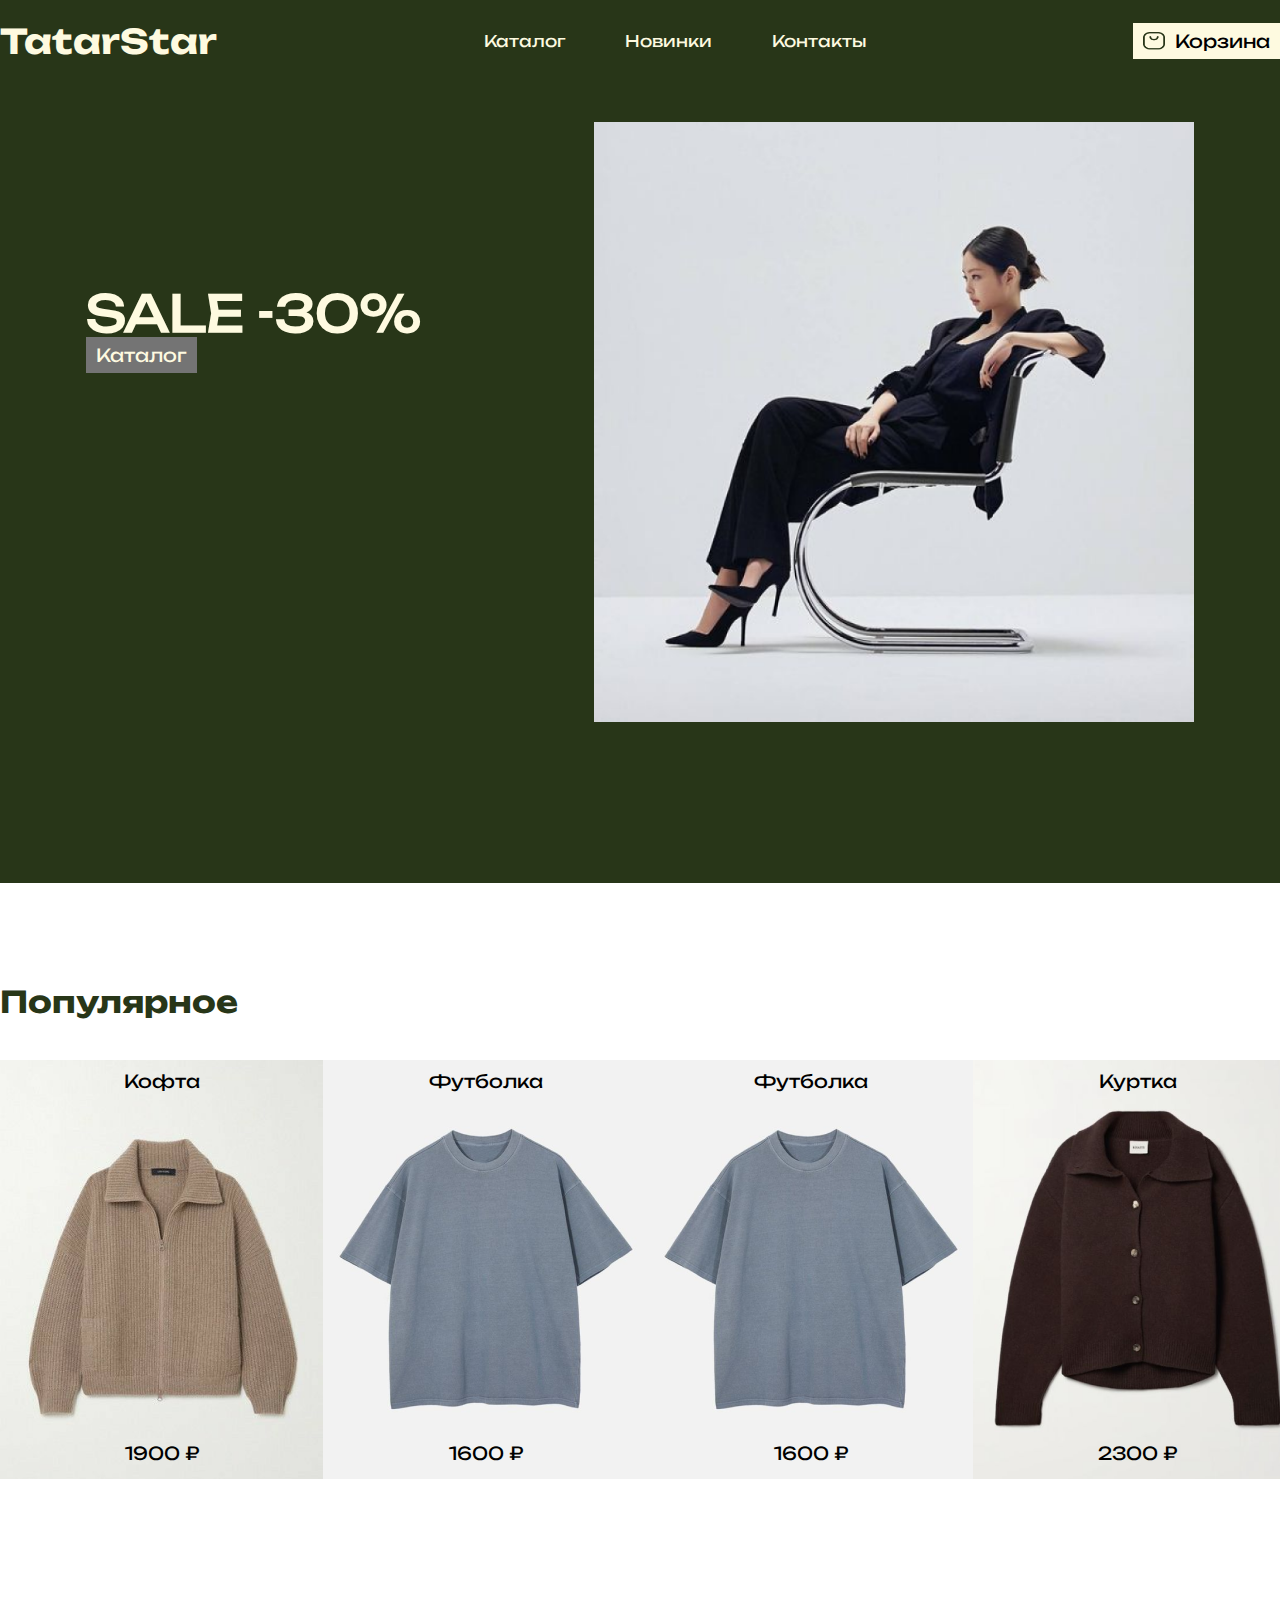
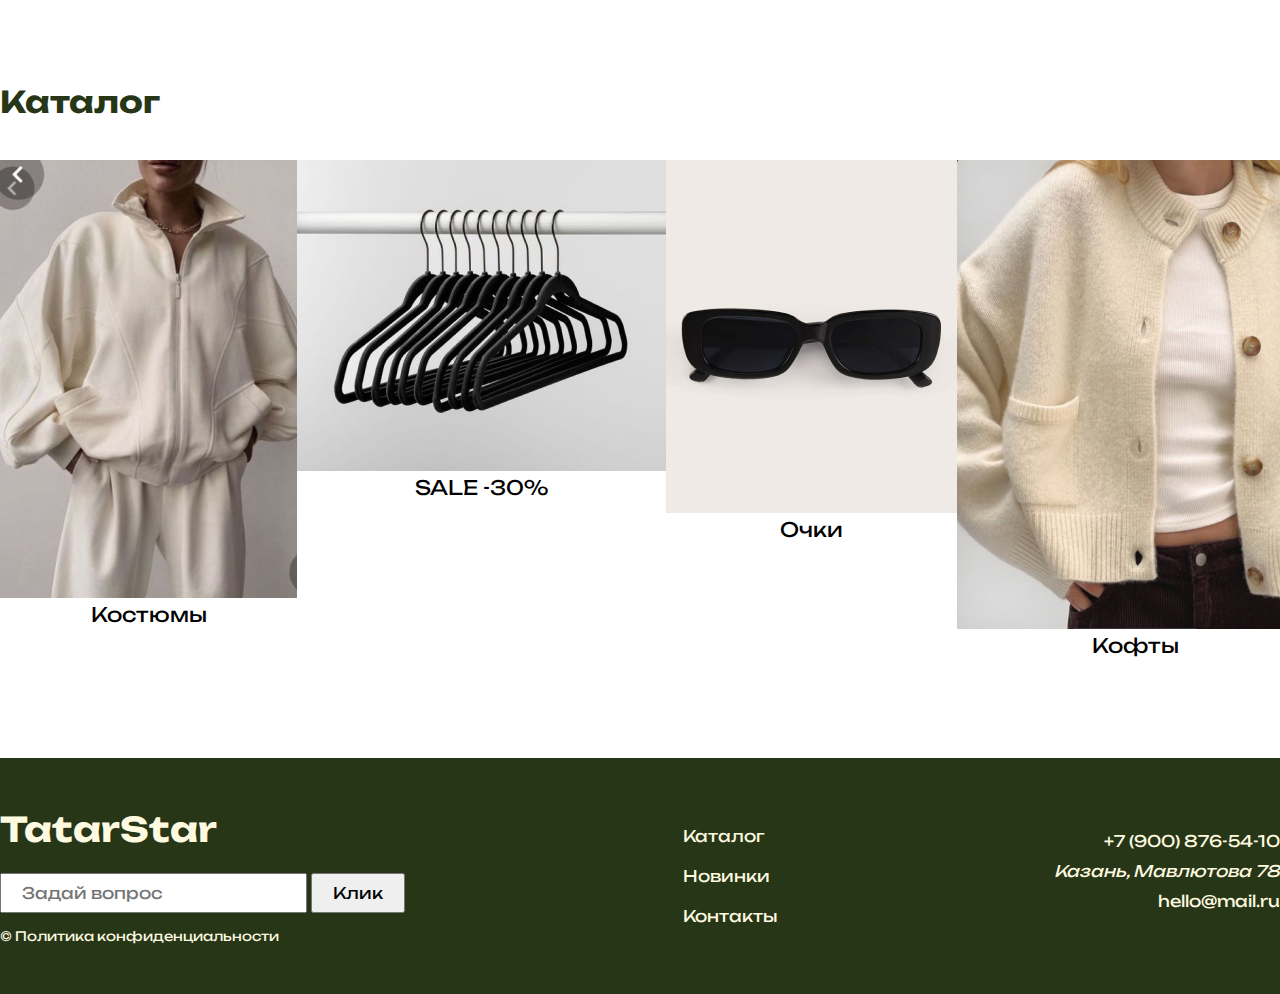
<file: index.html>
<!DOCTYPE html>
<html lang="en">

<head>
    <meta charset="UTF-8">
    <meta name="viewport" content="width=device-width, initial-scale=1.0">
    <title>TatarStar</title>
    <link rel="stylesheet" href="assets/css/style.css">
    <link rel="stylesheet" href="https://cdnjs.cloudflare.com/ajax/libs/font-awesome/6.5.1/css/all.min.css"
        integrity="sha512-DTOQO9RWCH3ppGqcWaEA1BIZOC6xxalwEsw9c2QQeAIftl+Vegovlnee1c9QX4TctnWMn13TZye+giMm8e2LwA=="
        crossorigin="anonymous" referrerpolicy="no-referrer" />
</head>

<body>
    <!-- header start -->
    <header>
        <div class="hd__bg section">
            <h2>TatarStar</h2>
            <nav>
                <a href="#">Каталог</a>
                <a href="#">Новинки</a>
                <a href="#">Контакты</a>
            </nav>
            <div class="hd__btn">
                <img src="assets/media/header/basket.png" alt="">
                <p>Корзина</p>
            </div>

            <input type="checkbox" name="" id="burger">
            <label for="burger"></label>
            <nav class="burg">
                <a href="#">Главная</a>
                <a href="includes/katalog.html">Каталог</a> 
                <a href="#news">Новинки</a>
                <a href="#kontacts">Контакты</a>
            </nav>
        </div>
    </header>
    <!-- header end -->

    <!-- banner start -->
    <div class="banner__bg">
        <div class="banner section">
            <div class="banner__text">
                <h1>SALE -30%</h1>
                <a class="button">Каталог</a>
            </div>
            <div class="banner__img">
                <img src="assets/media/banner/banner.png" alt="">
            </div>
        </div>
    </div>
    <!-- banner end -->

    <!-- popular start -->
    <div class="pop__bg section py-100">
        <div class="h2">
            <h2>Популярное</h2>
        </div>
        <div class="pop__img">
            <div class="pop__small">
                <div class="pop__text">
                    <p class="pop__txt">Кофта</p>
                    <p class="pop__txt">1900 ₽</p>
                </div>
                <img src="assets/media/popular/blouse.png" alt="">
            </div>
            <div class="pop__small">
                <div class="pop__text">
                    <p class="pop__txt">Футболка</p>
                    <p class="pop__txt">1600 ₽</p>
                </div>
                <img src="assets/media/popular/t-shirt.png" alt="">
            </div>
            <div class="pop__small">
                <div class="pop__text">
                    <p class="pop__txt"> Футболка</p>
                    <p class="pop__txt">1600 ₽</p>
                </div>
                <img src="assets/media/popular/t-shirt.png" alt="">
            </div>
            <div class="pop__small">
                <div class="pop__text">
                    <p class="pop__txt">Куртка</p>
                    <p class="pop__txt">2300 ₽</p>
                </div>
                <img src="assets/media/popular/jacket.png" alt="">
            </div>
        </div>
    </div>
    <!-- popular end -->

    <!-- catalog start -->
    <div class="catalog__bg section py-100">
        <div class="h2">
            <h2>Каталог</h2>
        </div>
        <div class="catalog__img">
            <div class="catalog__small">
                <img src="assets/media/catalog/kost.png" alt="">
                <p>Костюмы</p>
            </div>
            <div class="catalog__small">
                <img src="assets/media/catalog/sale.png" alt="">
                <p>SALE -30%</p>
            </div>
            <div class="catalog__small">
                <img src="assets/media/catalog/cars.png" alt="">
                <p>Очки</p>
            </div>
            <div class="catalog__small">
                <img src="assets/media/catalog/kof.png" alt="">
                <p>Кофты</p>
            </div>
        </div>
    </div>
    <!-- catalog end -->

    <!-- footer start -->
    <footer>
        <div class="footer__bg section">
            <div class="ft__bg">
                <h2>TatarStar</h2>
                <div class="footer__input">
                    <input type="text" placeholder="Задай вопрос">
                    <button>Клик</button>
                </div>
                <p>© Политика конфиденциальности</p>
            </div>

            <div class="nav">
                <a href="#">Каталог</a>
                <a href="#">Новинки</a>
                <a href="#">Контакты</a>
            </div>

            <div class="contact">
                <a href="tel:+79008765410">+7 (900) 876-54-10</a>
                <address>Казань, Мавлютова 78</address>
                <a href="mailto:hello@mail.ru">hello@mail.ru</a>
                <div class="icons">
                    <i class="fa-brands fa-figma" style="color: #fefae0;"></i>
                    <i class="fa-brands fa-twitter" style="color: #fefae0;"></i>
                    <i class="fa-brands fa-facebook" style="color: #fefae0;"></i>
                </div>
            </div>
        </div>
    </footer>
    <!-- footer end -->
</body>

</html>
</file>
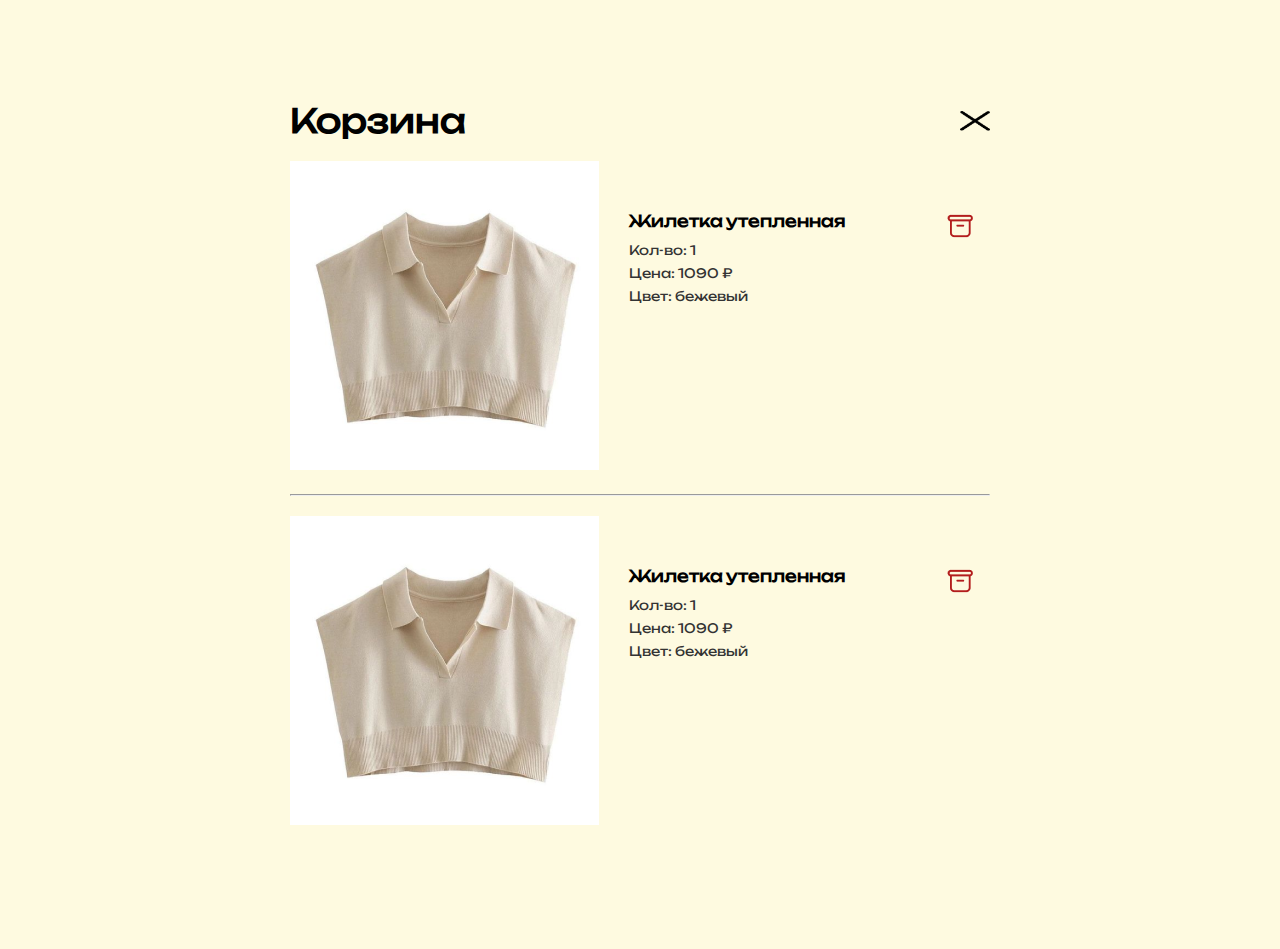
<file: basket.html>
<!DOCTYPE html>
<html lang="ru">

<head>
    <meta charset="UTF-8">
    <meta name="viewport" content="width=device-width, initial-scale=1.0">
    <title>TatarStar</title>
    <link rel="stylesheet" href="assets/css/style.css">
    <link rel="stylesheet" href="https://cdnjs.cloudflare.com/ajax/libs/font-awesome/6.5.1/css/all.min.css"
        integrity="sha512-DTOQO9RWCH3ppGqcWaEA1BIZOC6xxalwEsw9c2QQeAIftl+Vegovlnee1c9QX4TctnWMn13TZye+giMm8e2LwA=="
        crossorigin="anonymous" referrerpolicy="no-referrer" />
</head>

<body>
    <div class="basket__bg">
        <div class="basket cont py-100">
            <div class="zag">
                <h2>Корзина</h2>
                <img src="assets/media/basket/Icon.png" alt="">
            </div>
            <div class="basket__card">
                <div class="basket__img">
                    <img src="assets/media/basket/kofta.png" alt="">
                </div>
                <div class="basket__txt">
                    <div class="text__zag">
                        <h3>Жилетка утепленная</h3>
                        <img src="assets/media/basket/Archive.png" alt="">
                    </div>
                    <div class="item">
                        <p>Кол-во: 1</p>
                        <p>Цена: 1090 ₽</p>
                        <p>Цвет: бежевый</p>
                    </div>
                </div>
            </div>
            <hr>
            <div class="basket__card">
                <div class="basket__img">
                    <img src="assets/media/basket/kofta.png" alt="">
                </div>
                <div class="basket__txt">
                    <div class="text__zag">
                        <h3>Жилетка утепленная</h3>
                        <img src="assets/media/basket/Archive.png" alt="">
                    </div>
                    <div class="item">
                        <p>Кол-во: 1</p>
                        <p>Цена: 1090 ₽</p>
                        <p>Цвет: бежевый</p>
                    </div>
                </div>
            </div>

        </div>
    </div>
</body>

</html>
</file>
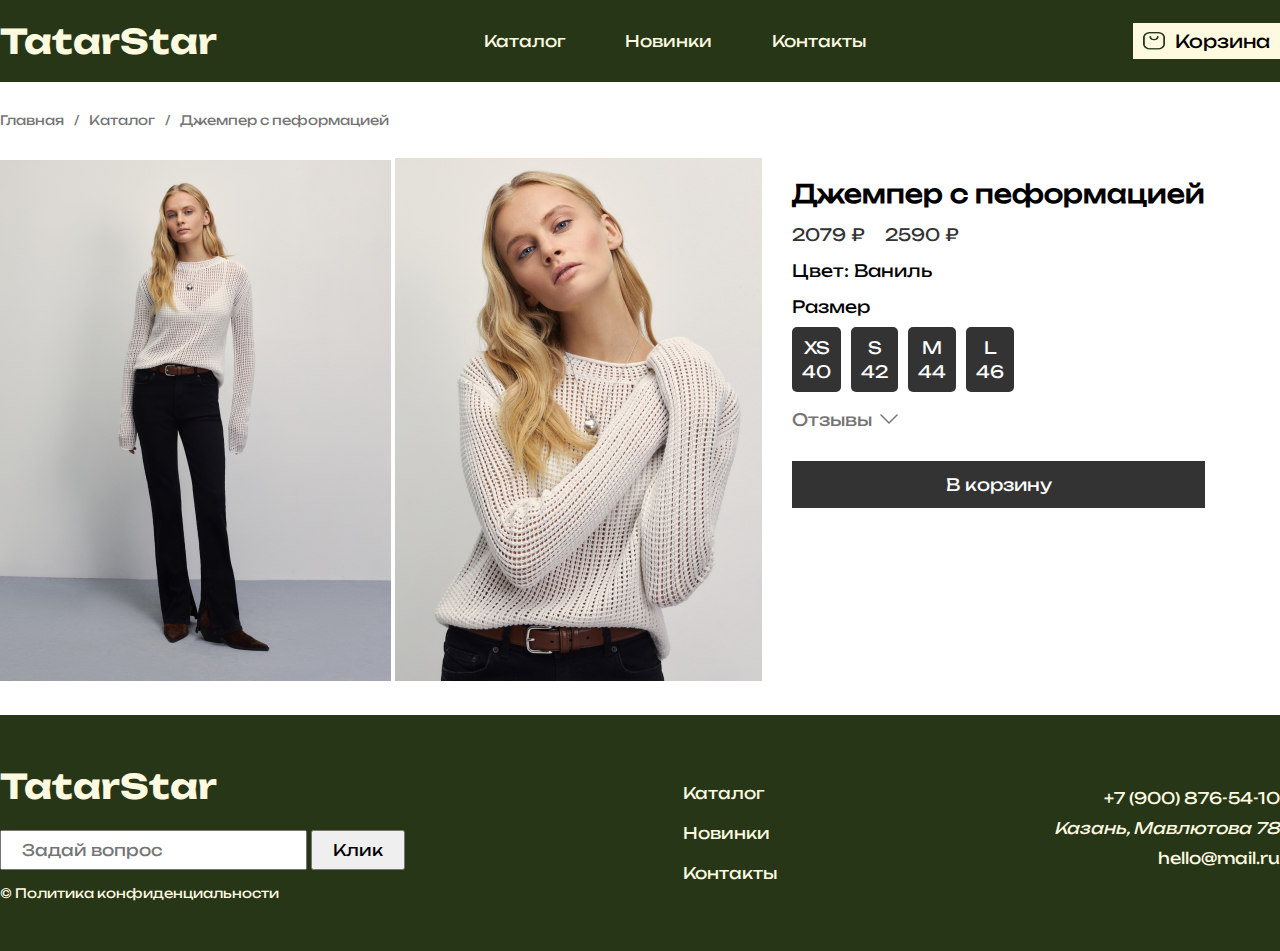
<file: card.html>
<!DOCTYPE html>
<html lang="ru">

<head>
    <meta charset="UTF-8">
    <meta name="viewport" content="width=device-width, initial-scale=1.0">
    <title>TatarStar</title>
    <link rel="stylesheet" href="assets/css/style.css">
    <link rel="stylesheet" href="https://cdnjs.cloudflare.com/ajax/libs/font-awesome/6.5.1/css/all.min.css"
        integrity="sha512-DTOQO9RWCH3ppGqcWaEA1BIZOC6xxalwEsw9c2QQeAIftl+Vegovlnee1c9QX4TctnWMn13TZye+giMm8e2LwA=="
        crossorigin="anonymous" referrerpolicy="no-referrer" />
</head>

<body>
    <!-- header start -->
    <header>
        <div class="hd__bg section">
            <h2>TatarStar</h2>
            <nav>
                <a href="#">Каталог</a>
                <a href="#">Новинки</a>
                <a href="#">Контакты</a>
            </nav>
            <div class="hd__btn">
                <img src="assets/media/header/basket.png" alt="">
                <p>Корзина</p>
            </div>
        </div>
    </header>
    <!-- header end -->

    <!-- bread -->
    <div class="bread section">
        <a href="./index.html" target="_blank">Главная</a>
        <p>/</p>
        <a href="./catalog.html" target="_blank">Каталог</a>
        <p>/</p>
        <a href="#">Джемпер с пеформацией</a>
    </div>
    <!-- bread -->

    <!-- card -->
    <div class="card section">
        <div class="card_img">
            <img src="assets/media/card/11.png" alt="">
            <img src="assets/media/card/2.png" alt="">
        </div>
        <div class="card__text">
            <h3>Джемпер с пеформацией</h3>
            <div class="price">
                <p>2079 ₽</p>
                <p class="p">2590 ₽</p>
            </div>
            <div class="opis">
                <p>Цвет: Ваниль</p>
            </div>
            <p class="pp">Размер</p>
            <div class="size">
                <div class="size_one">
                    <p>XS</p>
                    <p>40</p>
                </div>
                <div class="size_one">
                    <p>S</p>
                    <p>42</p>
                </div>
                <div class="size_one">
                    <p>M</p>
                    <p>44</p>
                </div>
                <div class="size_one">
                    <p>L</p>
                    <p>46</p>
                </div>
            </div>
            <div class="otzuv">
                <p>Отзывы</p>
                <img src="assets/media/card/chevron-right.png" alt="">
            </div>
            <div class="card__bth">
                <a href="basket.html">В корзину</a>
            </div>
        </div>
    </div>
    <!-- card -->

    <!-- footer start -->
    <footer>
        <div class="footer__bg section">

            <div class="ft__bg">
                <h2>TatarStar</h2>
                <div class="footer__input">
                    <input type="text" placeholder="Задай вопрос">
                    <button>Клик</button>
                </div>
                <p>© Политика конфиденциальности</p>
            </div>

            <div class="nav">
                <a href="#">Каталог</a>
                <a href="#">Новинки</a>
                <a href="#">Контакты</a>
            </div>

            <div class="contact">
                <a href="tel:+79008765410">+7 (900) 876-54-10</a>
                <address>Казань, Мавлютова 78</address>
                <a href="mailto:hello@mail.ru">hello@mail.ru</a>
                <div class="icons">
                    <i class="fa-brands fa-figma" style="color: #fefae0;"></i>
                    <i class="fa-brands fa-twitter" style="color: #fefae0;"></i>
                    <i class="fa-brands fa-facebook" style="color: #fefae0;"></i>
                </div>
            </div>
        </div>
    </footer>
    <!-- footer end -->
</body>

</html>
</file>
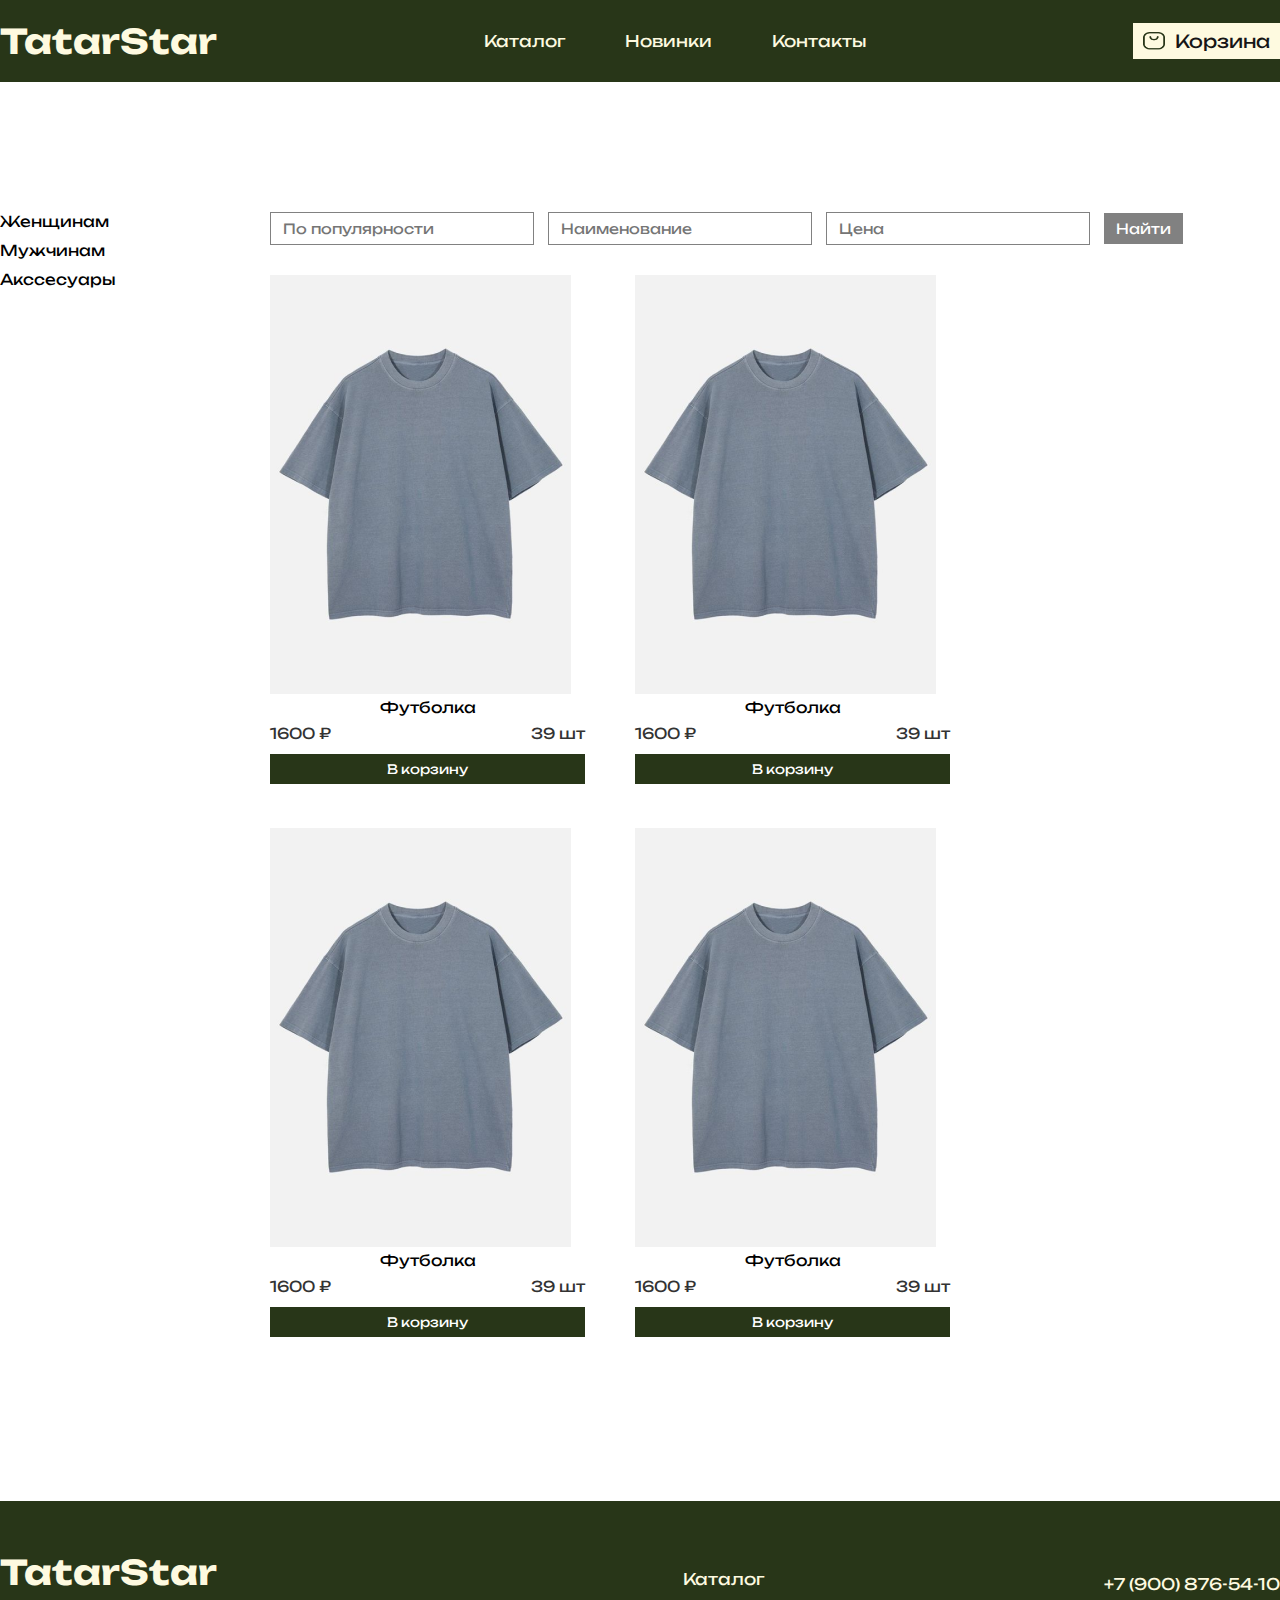
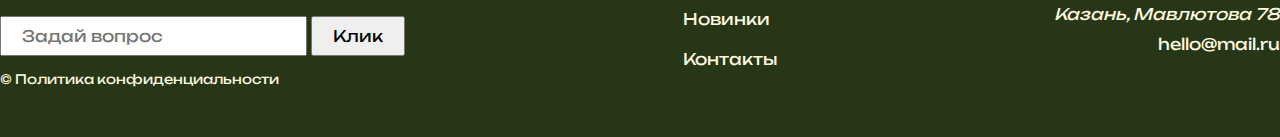
<file: catalog.html>
<!DOCTYPE html>
<html lang="ru">

<head>
    <meta charset="UTF-8">
    <meta name="viewport" content="width=device-width, initial-scale=1.0">
    <title>TatarStar</title>
    <link rel="stylesheet" href="assets/css/style.css">
    <link rel="stylesheet" href="https://cdnjs.cloudflare.com/ajax/libs/font-awesome/6.5.1/css/all.min.css"
        integrity="sha512-DTOQO9RWCH3ppGqcWaEA1BIZOC6xxalwEsw9c2QQeAIftl+Vegovlnee1c9QX4TctnWMn13TZye+giMm8e2LwA=="
        crossorigin="anonymous" referrerpolicy="no-referrer" />
</head>

<body>
    <!-- header start -->
    <header>
        <div class="hd__bg section">
            <h2>TatarStar</h2>
            <nav>
                <a href="catalog.html" target="_blank">Каталог</a>
                <a href="#">Новинки</a>
                <a href="#">Контакты</a>
            </nav>
            <div class="hd__btn">
                <img src="assets/media/header/basket.png" alt="">
                <a href="basket.html" target="_blank">Корзина</a>
            </div>

            <input type="checkbox" name="" id="burger">
            <label for="burger"></label>
            <nav class="burg">
                <a href="#">Главная</a>
                <a href="catalog.html" target="_blank">Каталог</a>
                <a href="#news">Новинки</a>
                <a href="#kontacts">Контакты</a>
            </nav>
        </div>
    </header>
    <!-- header end -->

    <!-- catalog start -->
    <div class="catalog section py-100">
        <div class="cat__txt">
            <p>Женщинам </p>
            <p>Мужчинам </p>
            <p>Акссесуары </p>
        </div>
        <div class="cat__img">
            <div class="input">
                <input type="text" placeholder="По популярности">
                <input type="text" placeholder="Наименование">
                <input type="text" placeholder="Цена">
                <button>Найти</button>
            </div>
            <div class="cat__big">
                <div class="big__small">
                    <a href="card.html" target="_blank" rel="noopener noreferrer">
                        <img src="assets/media/catalog/thirt.png" alt="">
                    </a>
                    <p>Футболка</p>
                    <div class="cat__text">
                        <p>1600 ₽</p>
                        <p>39 шт</p>
                    </div>
                    <a class="cata__bth" href="./basket.html" target="_blank">В корзину</a>
                </div>
                <div class="big__small">
                    <a href="card.html" target="_blank" rel="noopener noreferrer">
                        <img src="assets/media/catalog/thirt.png" alt="">
                    </a>
                    <p>Футболка</p>
                    <div class="cat__text">
                        <p>1600 ₽</p>
                        <p>39 шт</p>
                    </div>
                    <a class="cata__bth" href="./basket.html" target="_blank">В корзину</a>
                </div>
                <div class="big__small">
                    <a href="card.html" target="_blank" rel="noopener noreferrer">
                        <img src="assets/media/catalog/thirt.png" alt="">
                    </a>
                    <p>Футболка</p>
                    <div class="cat__text">
                        <p>1600 ₽</p>
                        <p>39 шт</p>
                    </div>
                    <a class="cata__bth" href="./basket.html" target="_blank">В корзину</a>
                </div>
                <div class="big__small">
                    <a href="card.html" target="_blank" rel="noopener noreferrer">
                        <img src="assets/media/catalog/thirt.png" alt="">
                    </a>
                    <p>Футболка</p>
                    <div class="cat__text">
                        <p>1600 ₽</p>
                        <p>39 шт</p>
                    </div>
                    <a class="cata__bth" href="./basket.html" target="_blank">В корзину</a>
                </div>
            </div>
        </div>
    </div>
    <!-- catalog end -->

    <!-- footer start -->
    <footer>
        <div class="footer__bg section">

            <div class="ft__bg">
                <h2>TatarStar</h2>
                <div class="footer__input">
                    <input type="text" placeholder="Задай вопрос">
                    <button>Клик</button>
                </div>
                <p>© Политика конфиденциальности</p>
            </div>

            <div class="nav">
                <a href="#">Каталог</a>
                <a href="#">Новинки</a>
                <a href="#">Контакты</a>
            </div>

            <div class="contact">
                <a href="tel:+79008765410">+7 (900) 876-54-10</a>
                <address>Казань, Мавлютова 78</address>
                <a href="mailto:hello@mail.ru">hello@mail.ru</a>
                <div class="icons">
                    <i class="fa-brands fa-figma" style="color: #fefae0;"></i>
                    <i class="fa-brands fa-twitter" style="color: #fefae0;"></i>
                    <i class="fa-brands fa-facebook" style="color: #fefae0;"></i>
                </div>
            </div>
        </div>
    </footer>
    <!-- footer end -->
</file>
<file: assets/css/style.css>
* {
    padding: 0;
    margin: 0;
    box-sizing: border-box;
    text-decoration: none;
    list-style: none;
    scroll-behavior: smooth;
}

@font-face {
    font-family: 'Regular';
    src: url(../fonts/Unbounded/static/Unbounded-Regular.ttf);
}

@font-face {
    font-family: 'Medium';
    src: url(../fonts/Unbounded/static/Unbounded-Medium.ttf);
}

@font-face {
    font-family: 'Bold';
    src: url(../fonts/Unbounded/static/Unbounded-Bold.ttf);
}


.section {
    max-width: 1400px;
    margin: 0 auto;
}

.py-100 {
    padding-top: 100px;
    padding-bottom: 100px;
}

/* ГЛАВНАЯ */
/* header start */
header {
    background-color: #283618;
}

.hd__bg {
    display: flex;
    justify-content: space-between;
    align-items: center;
    padding: 20px 0;
}

.hd__bg h2 {
    color: #FEFAE0;
    font-family: 'Bold';
    font-size: 34px;
}

nav {
    display: flex;
    flex-direction: row;
    gap: 60px;
}

nav a {
    color: #FEFAE0;
    font-family: 'Regular';
    font-size: 16px;
}

.nav-a {
    display: flex;
    flex-direction: row;
    gap: 60px;
}

.nav-a a {
    color: #FEFAE0;
    font-family: 'Regular';
    font-size: 16px;
}

.hd__btn {
    background-color: #FEFAE0;
    font-family: 'Regular';
    font-size: 18px;
    padding: 7px 10px;
    display: flex;
    align-items: center;
    gap: 10px;
}

.hd__btn a{
    color: #161616;
}

.hd__btn img {
    height: 18px;
}

.burg {
    display: none;
}

#burger,
[for=burger] {
    display: none;
}

/* header end */

/* banner start */
.banner__bg {
    background-color: #283618;
    height: 89vh;
}

.banner {
    display: flex;
    justify-content: space-around;
}

.banner__text h1 {
    color: #FEFAE0;
    font-family: 'Regular';
    font-size: 50px;
    margin-top: 200px;
}

.button {
    background-color: #747474;
    color: #FEFAE0;
    padding: 15px 30px;
    font-family: 'Regular';
    font-size: 18px;
    padding: 7px 10px;
    text-align: center;
    margin-top: 20px;
}

.banner__img img {
    height: 600px;
    margin-top: 40px;
}

/* banner end */

/* popular start */
.h2 h2 {
    color: #283618;
    font-family: 'Bold';
    font-size: 30px;
    margin-bottom: 40px;
}

.pop__img {
    display: flex;
    justify-content: space-between;
}

.pop__small {
    position: relative;
}

.pop__txt {
    font-family: 'Regular';
    font-size: 18px;
    color: black;
    text-align: center;
    display: flex;
    flex-direction: column;
    justify-content: space-between;
}

.pop__text {
    position: absolute;
    display: flex;
    align-items: center;
    flex-direction: column;
    width: 100%;
    justify-content: center;
    gap: 350px;
    top: 10px;
}

/* popular end */

/* catalog start */
.catalog__img {
    display: flex;
    justify-content: space-between;
}

.catalog__small p {
    text-align: center;
    font-family: 'Regular';
    font-size: 20px;
    color: black;
}

/* catalog end */

/* footer start */
footer {
    background-color: #283618;
}

.footer__bg {
    display: flex;
    justify-content: space-between;
    align-items: center;
    padding: 50px 0;
}

.ft__bg h2 {
    color: #FEFAE0;
    font-family: 'Bold';
    font-size: 34px;
}

.footer__input input {
    color: #b5b5b5;
    font-family: 'Regular';
    font-size: 16px;
    padding: 8px 20px;
    margin-top: 10px;
}

.footer__input button {
    color: #000000;
    font-family: 'Regular';
    font-size: 16px;
    padding: 8px 20px;
    margin-top: 23px;
}

.ft__bg p {
    color: #FEFAE0;
    font-family: 'Regular';
    font-size: 13px;
    margin-top: 15px;
}

.nav {
    display: flex;
    flex-direction: column;
    gap: 20px;
}

.nav a {
    color: #FEFAE0;
    font-family: 'Regular';
    font-size: 16px;
}

.contact a,
address {
    color: #FEFAE0;
    font-family: 'Regular';
    font-size: 16px;
    text-align: right;
}

.contact {
    display: flex;
    flex-direction: column;
    gap: 10px;
}

/* footer end */
/* ГЛАВНАЯ */

@media screen and (max-width:430px) {
    .section {
        max-width: 400px;
        margin: 0 auto;
    }

    .py-100 {
        padding-top: 50px;
        padding-bottom: 50px;
    }

    /* header */

    header {
        background-color: #283618;
        width: 430px;
    }

    .hd__bg h2 {
        font-size: 25px;
    }

    .nav-a {
        display: none;
    }

    .hd__btn {
        display: none;
    }

    [for=burger] {
        display: block;
        position: fixed;
        left: 400px;
        top: 10px;
    }

    [for=burger]::before {
        content: url(../media/burg.svg);

    }

    nav {
        position: fixed;
        top: 0;
        width: 150px;
        background-color: rgba(255, 228, 196, 0.63);
        padding: 20px;
        display: none;
        flex-direction: column;
        margin-left: 200px;
    }

    nav a {
        color: #ffffff;
    }

    #burger:checked+[for=burger]+nav {
        display: block;
        animation: show 0.5s;
    }

    #burger:checked+[for=burger]::before {
        content: url(../media/close.svg);
        font-size: 30px;
    }

    @keyframes show {
        0% {
            opacity: 0;
        }

        100% {
            opacity: 1;
        }
    }

    .hd__btn {
        display: none;
    }

    .banner__bg {
        height: 45vh;
    }

    .banner__text h1 {
        font-size: 23px;
        margin-top: 100px;
        margin-bottom: 20px;
    }

    .banner__img img {
        height: 245px;
        width: 245px;
    }

    .h2 h2 {
        font-size: 25px;
        text-align: center;
    }

    .pop__img {
        display: flex;
        flex-wrap: wrap;
        justify-content: center;
        gap: 35px;
    }

    .catalog__img {
        display: flex;
        flex-wrap: wrap;
        justify-content: center;
        gap: 35px;
    }

    .catalog__small img {
        width: 300px;
    }

    .ft__bg h2 {
        font-size: 23px;
    }

    .nav {
        display: none;
    }

    .footer__bg {
        display: flex;
        flex-direction: column;
    }

    .footer__input {
        display: flex;
        justify-content: space-between;
        gap: 20px;
    }

    .footer__input input {
        padding: 5px 20px;
    }

    .contact {
        display: block;
        text-align: center;
        margin-top: 30px;
    }

    .contact address{
        margin-top: 15px;
        margin-bottom: 15px;
    }

    .icons i{
        margin-top: 15px;
    }
}


/* CARD */
/* bread */
.bread {
    display: flex;
    gap: 10px;
    margin: 30px 0;
}

.bread p {
    color: #747474;
    font-family: 'Regular';
    font-size: 13px;
}

.bread a {
    color: #747474;
    font-family: 'Regular';
    font-size: 13px;
}

/* bread */

/* card */
.card {
    display: flex;
    gap: 30px;
    padding-bottom: 30px;
}

.card__text h3 {
    font-size: 25px;
    font-family: 'Regular';
    margin-top: 20px;
    margin-bottom: 15px;
}

.price {
    display: flex;
    gap: 20px;
    margin-bottom: 15px;
}

.price p {
    font-size: 17px;
    font-family: 'Regular';
    color: #333;
}

.p {
    font-size: 15px;
    color: rgba(51, 51, 51, 0.402);
    font-family: 'Regular';
}

.opis {
    font-size: 17px;
    font-family: 'Regular';
    color: #000000;
    margin-bottom: 15px;
}

.pp {
    font-size: 17px;
    font-family: 'Regular';
    color: #000000;
    margin-bottom: 10px;
}

.size {
    font-size: 17px;
    font-family: 'Regular';
    display: flex;
    gap: 10px;
    margin-bottom: 15px;
}

.size_one {
    display: flex;
    flex-direction: column;
    align-items: center;
    gap: 3px;
    background-color: #333;
    color: #fff;
    padding: 10px;
    border-radius: 5px;
}

.otzuv {
    display: flex;
    gap: 5px;
    font-size: 17px;
    font-family: 'Regular';
    color: #747474;
    align-items: center;
    margin-bottom: 30px;
}

.card__bth {
    background-color: #333;
    padding: 13px;
    text-align: center;
    font-size: 17px;
    font-family: 'Regular';

}

.card__bth a {
    color: #fff;
}

/* card */
/* CARD */
@media screen and (max-width:430px) {
    .section {
        max-width: 400px;
        margin: 0 auto;
    }

    .py-100 {
        padding-top: 50px;
        padding-bottom: 50px;
    }

    /* header */

    header {
        background-color: #283618;
        width: 430px;
    }

    .hd__bg h2 {
        font-size: 25px;
    }

    .nav-a {
        display: none;
    }

    .hd__btn {
        display: none;
    }

    [for=burger] {
        display: block;
        position: fixed;
        left: 400px;
        top: 10px;
    }

    [for=burger]::before {
        content: url(../media/burg.svg);

    }

    nav {
        position: fixed;
        top: 0;
        width: 150px;
        background-color: rgba(255, 228, 196, 0.63);
        padding: 20px;
        display: none;
        flex-direction: column;
        margin-left: 200px;
    }

    nav a {
        color: #000000;
    }

    #burger:checked+[for=burger]+nav {
        display: block;
        animation: show 0.5s;
    }

    #burger:checked+[for=burger]::before {
        content: url(../media/close.svg);
        font-size: 30px;
    }

    @keyframes show {
        0% {
            opacity: 0;
        }

        100% {
            opacity: 1;
        }
    }

    .bread {
        display: none;
    }

    .card {
        display: flex;
        flex-direction: column;
    }

    .card_img img {
        height: 250px;
    }

    .card__text h3 {
        font-size: 20px;
        font-family: 'Regular';
        margin-top: 20px;
        margin-bottom: 15px;
    }

    .price {
        display: flex;
        gap: 10px;
        margin-bottom: 15px;
    }

    .price p {
        font-size: 15px;
    }

    .p {
        font-size: 13px;
    }

    .opis {
        font-size: 15px;
        margin-bottom: 15px;
    }

    .pp {
        font-size: 15px;
        font-family: 'Regular';
        color: #000000;
        margin-bottom: 10px;
    }

    .size {
        font-size: 14px;
        font-family: 'Regular';
        display: flex;
        gap: 10px;
        margin-bottom: 15px;
    }

    .size_one {
        display: flex;
        flex-direction: column;
        align-items: center;
        gap: 3px;
        background-color: #333;
        color: #fff;
        padding: 7px;
        border-radius: 5px;
    }

    .otzuv {
        display: flex;
        gap: 5px;
        font-size: 15px;
    }

    .card__bth {
        background-color: #333;
        padding: 10px;
        text-align: center;
        font-size: 15px;
        width: 400px;
    }

    .card__bth a {
        color: #fff;
    }
}

/* BASKET */
.basket__bg {
    background-color: #FEFAE0;
}

.cont {
    max-width: 700px;
    margin: 0 auto;
}

.zag {
    display: flex;
    justify-content: space-between;
    align-items: center;
    font-size: 22px;
    font-family: 'Regular';
}

.zag img {
    height: 20px;
}

.basket__img img {
    height: 309px;
}

.basket__card {
    display: flex;
    gap: 30px;
    margin-top: 20px;
    margin-bottom: 20px;
}

.text__zag {
    display: flex;
    justify-content: space-between;
    gap: 100px;
    font-size: 14px;
    font-family: 'Regular';
    margin-top: 50px;
}

.item {
    font-size: 13px;
    font-family: 'Regular';
    color: #333;
}

.item p {
    padding: 0 0 7px 0;
}

/* BASKET */

@media screen and (max-width:430px) {
    .cont {
        max-width: 400px;
        margin: 0 auto;
    }

    .py-100 {
        padding-top: 50px;
        padding-bottom: 50px;
    }

    .zag {
        font-size: 15px;
    }

    .basket__img img {
        height: 150px;
        width: 150px;
    }

    .basket__txt {
        margin-top: -15px;
    }

    .text__zag h3 {
        font-size: 12px;
    }

    .text__zag {
        display: flex;
        justify-content: space-between;
        gap: 30px;
        font-size: 10px;
        font-family: 'Regular';
        margin-top: none;
    }

    .text__zag img {
        height: 25px;
    }



}

/* CATALOG */
.catalog {
    display: flex;
    gap: 200px;
    margin-bottom: 70px;
    margin-top: 30px;
}

.cat__txt p {
    font-size: 15px;
    font-family: 'Regular';
    padding-bottom: 10px;
    width: 70px;
}

.input {
    margin-bottom: 30px;
}

.input input {
    padding: 7px 12px;
    font-size: 14px;
    font-family: 'Regular';
    margin-right: 10px;
    border: 1px solid #818181;
}

.input button {
    padding: 7px 12px;
    font-size: 14px;
    font-family: 'Regular';
    margin-right: 10px;
    background: #818181;
    color: #fff;
    border: none;
}

.cat__big {
    display: flex;
    flex-wrap: wrap;
    gap: 50px;
}

.big__small p {
    font-size: 15px;
    font-family: 'Regular';
    text-align: center;
}

.cat__text {
    display: flex;
    justify-content: space-between;
    font-size: 13px;
    font-family: 'Regular';
    color: #333;
    padding: 7px 0;
    margin-bottom: 10px;
}

.cata__bth {
    background: #283618;
    padding: 7px 117px;
    text-align: center;
    font-size: 13px;
    font-family: 'Regular';
    color: #fff;
}

.cata__bth a {
    color: #fff;
    margin-top: 10px;
}

/* CATALOG */
@media screen and (max-width:430px) {
    .section {
        max-width: 400px;
        margin: 0 auto;
    }

    .py-100 {
        padding-top: 50px;
        padding-bottom: 50px;
    }

    /* header */

    header {
        background-color: transparent;
        width: 430px;
    }

    .hd__bg h2 {
        display: none;
    }

    .nav-a {
        display: none;
    }

    .hd__btn {
        display: none;
    }

    [for=burger] {
        display: block;
        position: fixed;
        right: 400px;
        top: 10px;
    }

    [for=burger]::before {
        content: url(../media/burg.svg);

    }

    nav {
        position: fixed;
        top: 0;
        width: 150px;
        background-color: rgba(255, 228, 196, 0.63);
        padding: 20px;
        display: none;
        flex-direction: column;
        margin-left: 200px;
    }

    nav a {
        color: #000000;
    }

    #burger:checked+[for=burger]+nav {
        display: block;
        animation: show 0.5s;
    }

    #burger:checked+[for=burger]::before {
        content: url(../media/close.svg);
        font-size: 30px;
    }

    @keyframes show {
        0% {
            opacity: 0;
        }

        100% {
            opacity: 1;
        }
    }

    .cat__txt {
        display: none;
    }

    .cat__big {
        display: flex;
        flex-wrap: wrap;
        gap: none;
        justify-content: space-between;
    }

    .input {
        display: none;
    }

    .big__small {
        display: block;
    }

    .big__small img {
        height: 200px;
        width: 160px;
    }

    .big__small p {
        font-size: 13px;
    }

    .cat__text {
        display: flex;
        justify-content: space-between;
        text-align: center;
        font-size: 10px;
        font-family: 'Regular';
        color: #333;
        padding: 7px 0;
        margin-bottom: 10px;
    }

    .cata__bth {
        background: #283618;
        padding: 7px 48px;
        text-align: center;
        font-size: 10px;
        font-family: 'Regular';
        color: #fff;
    }

    .cata__bth a {
        color: #fff;
        margin-top: 10px;
    }








}
</file>
